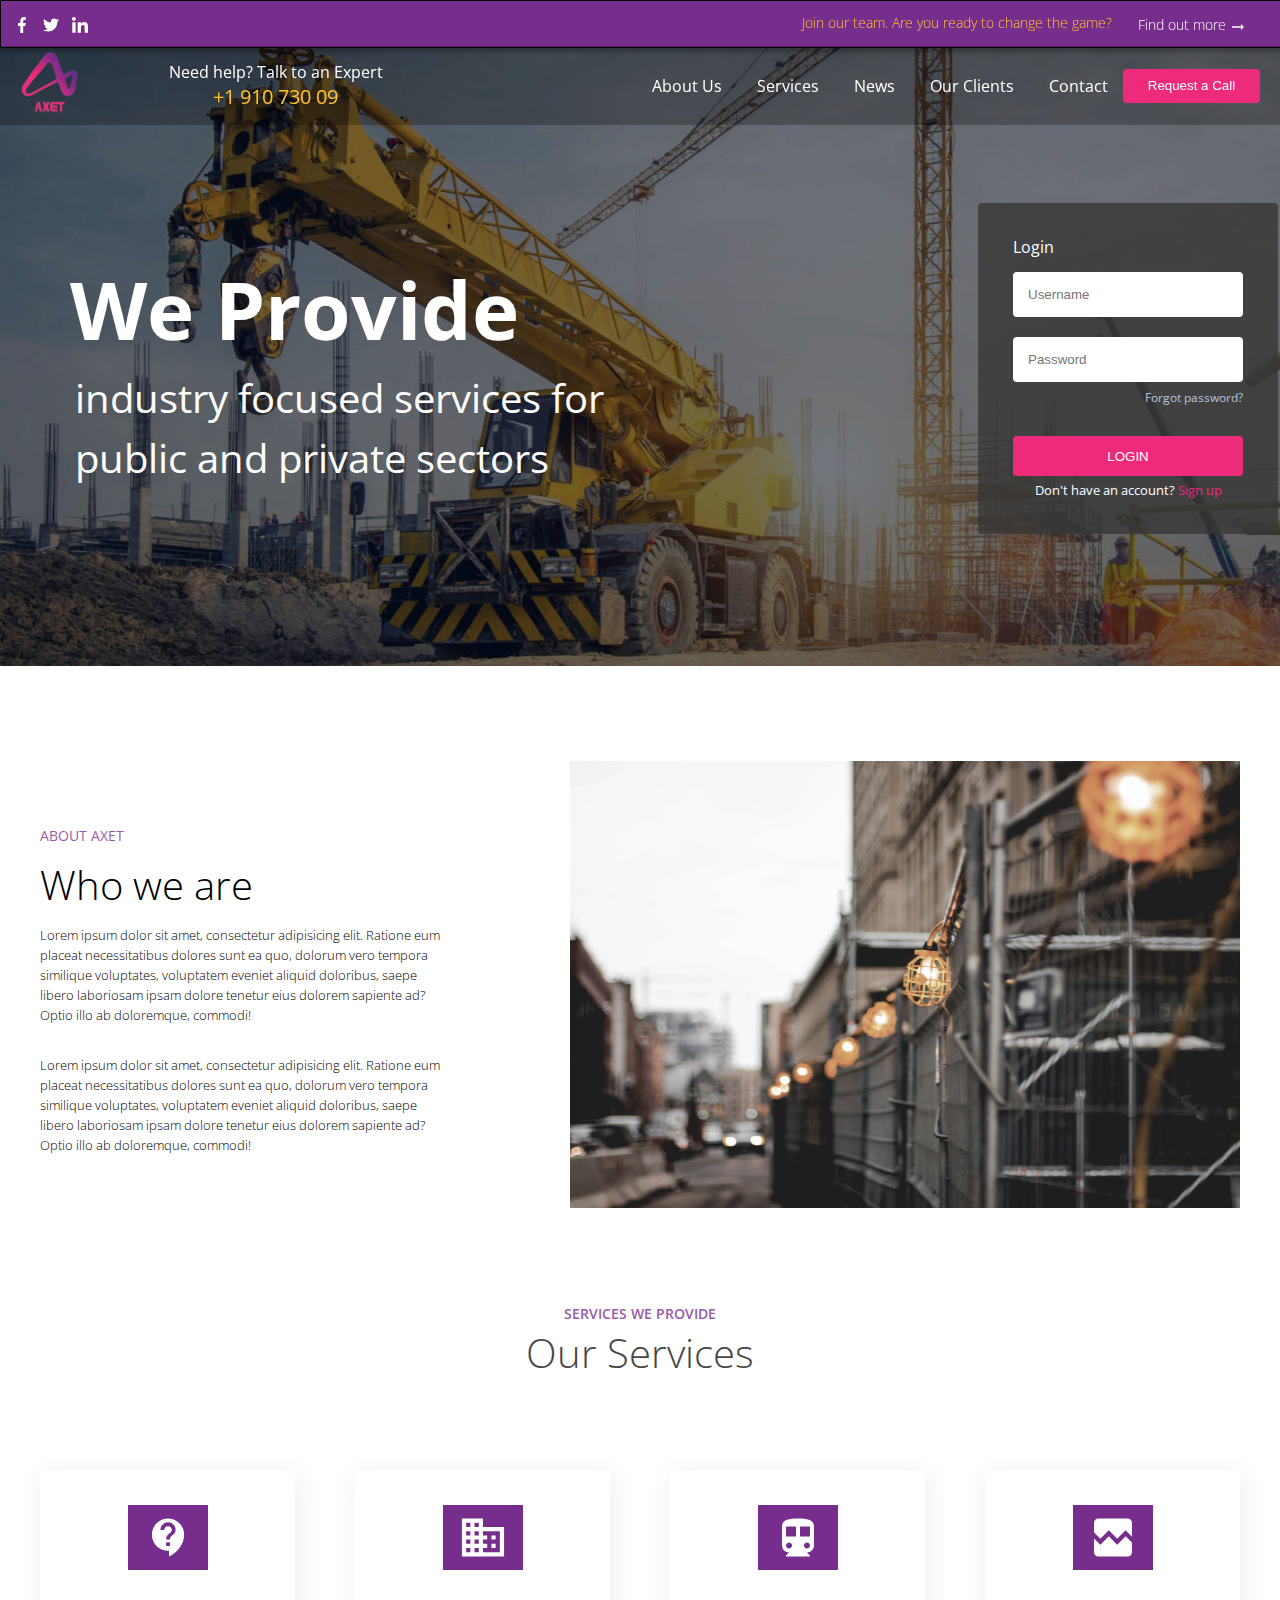
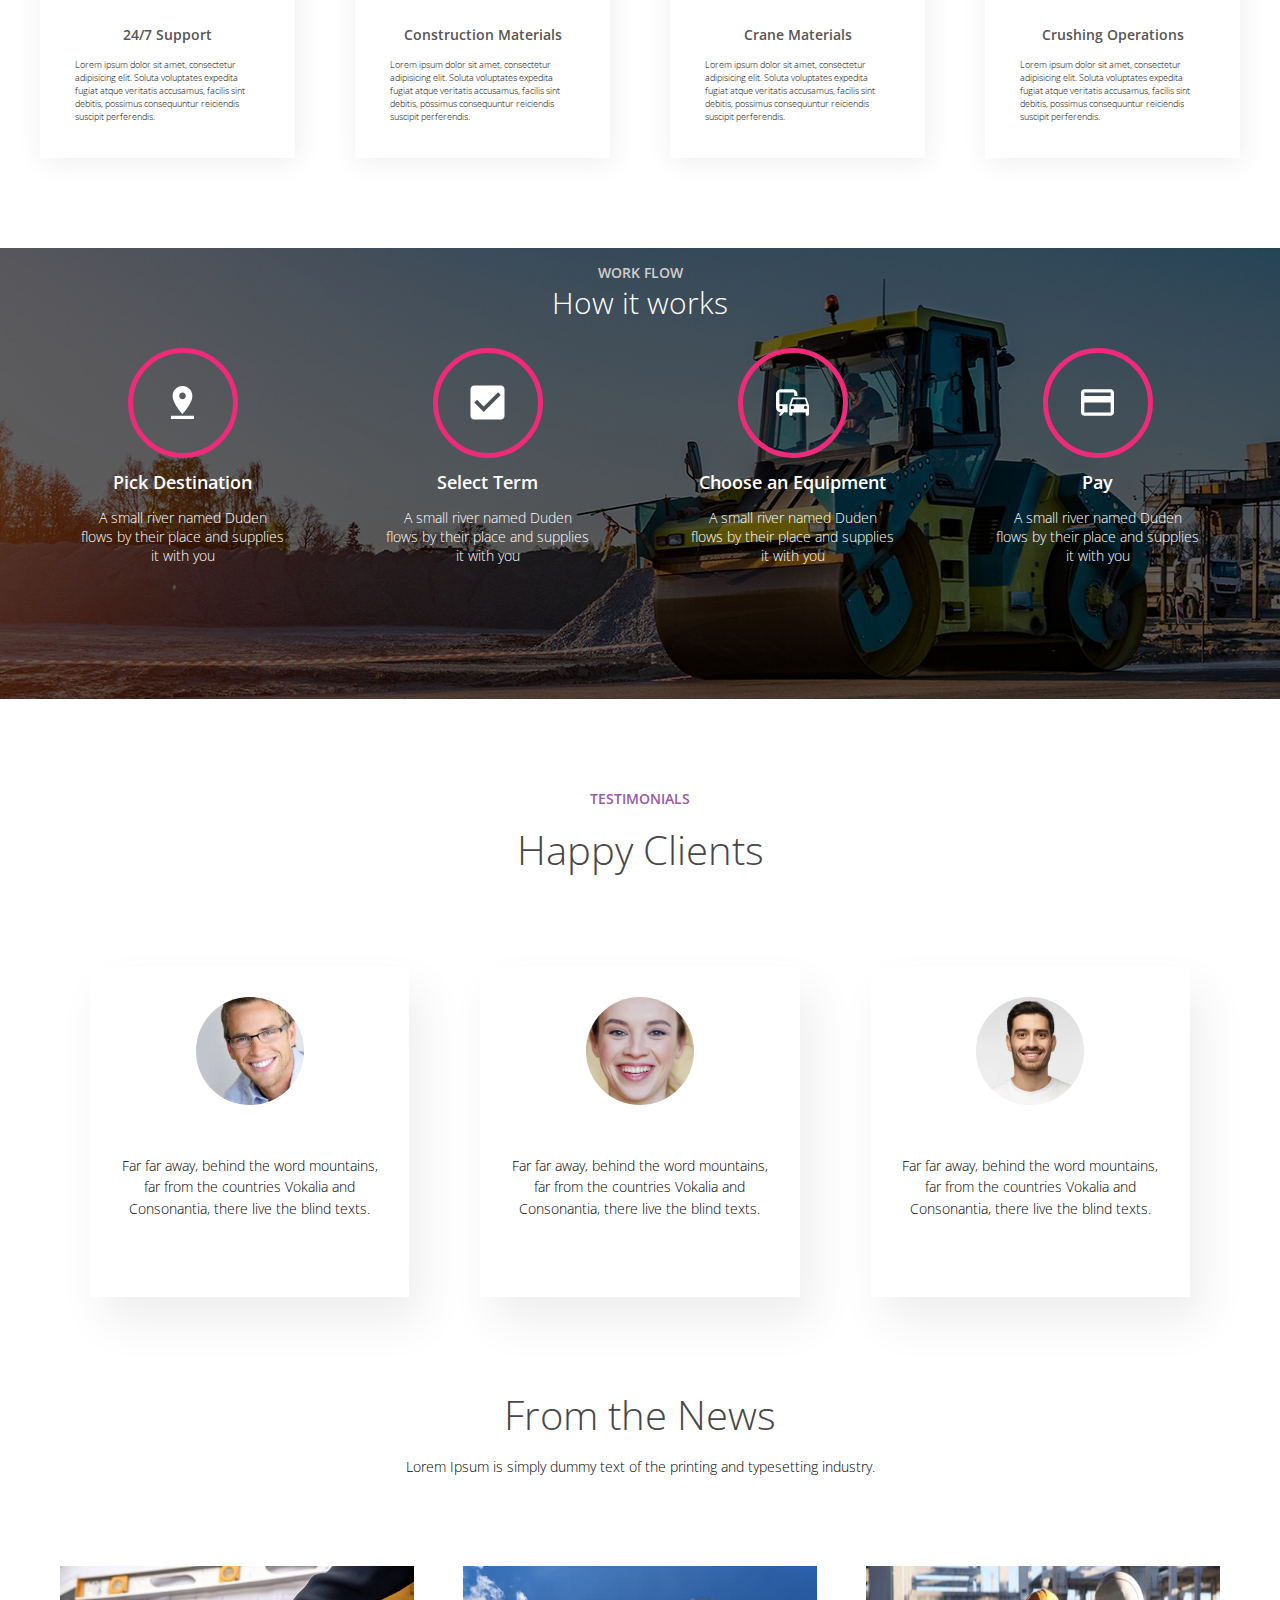
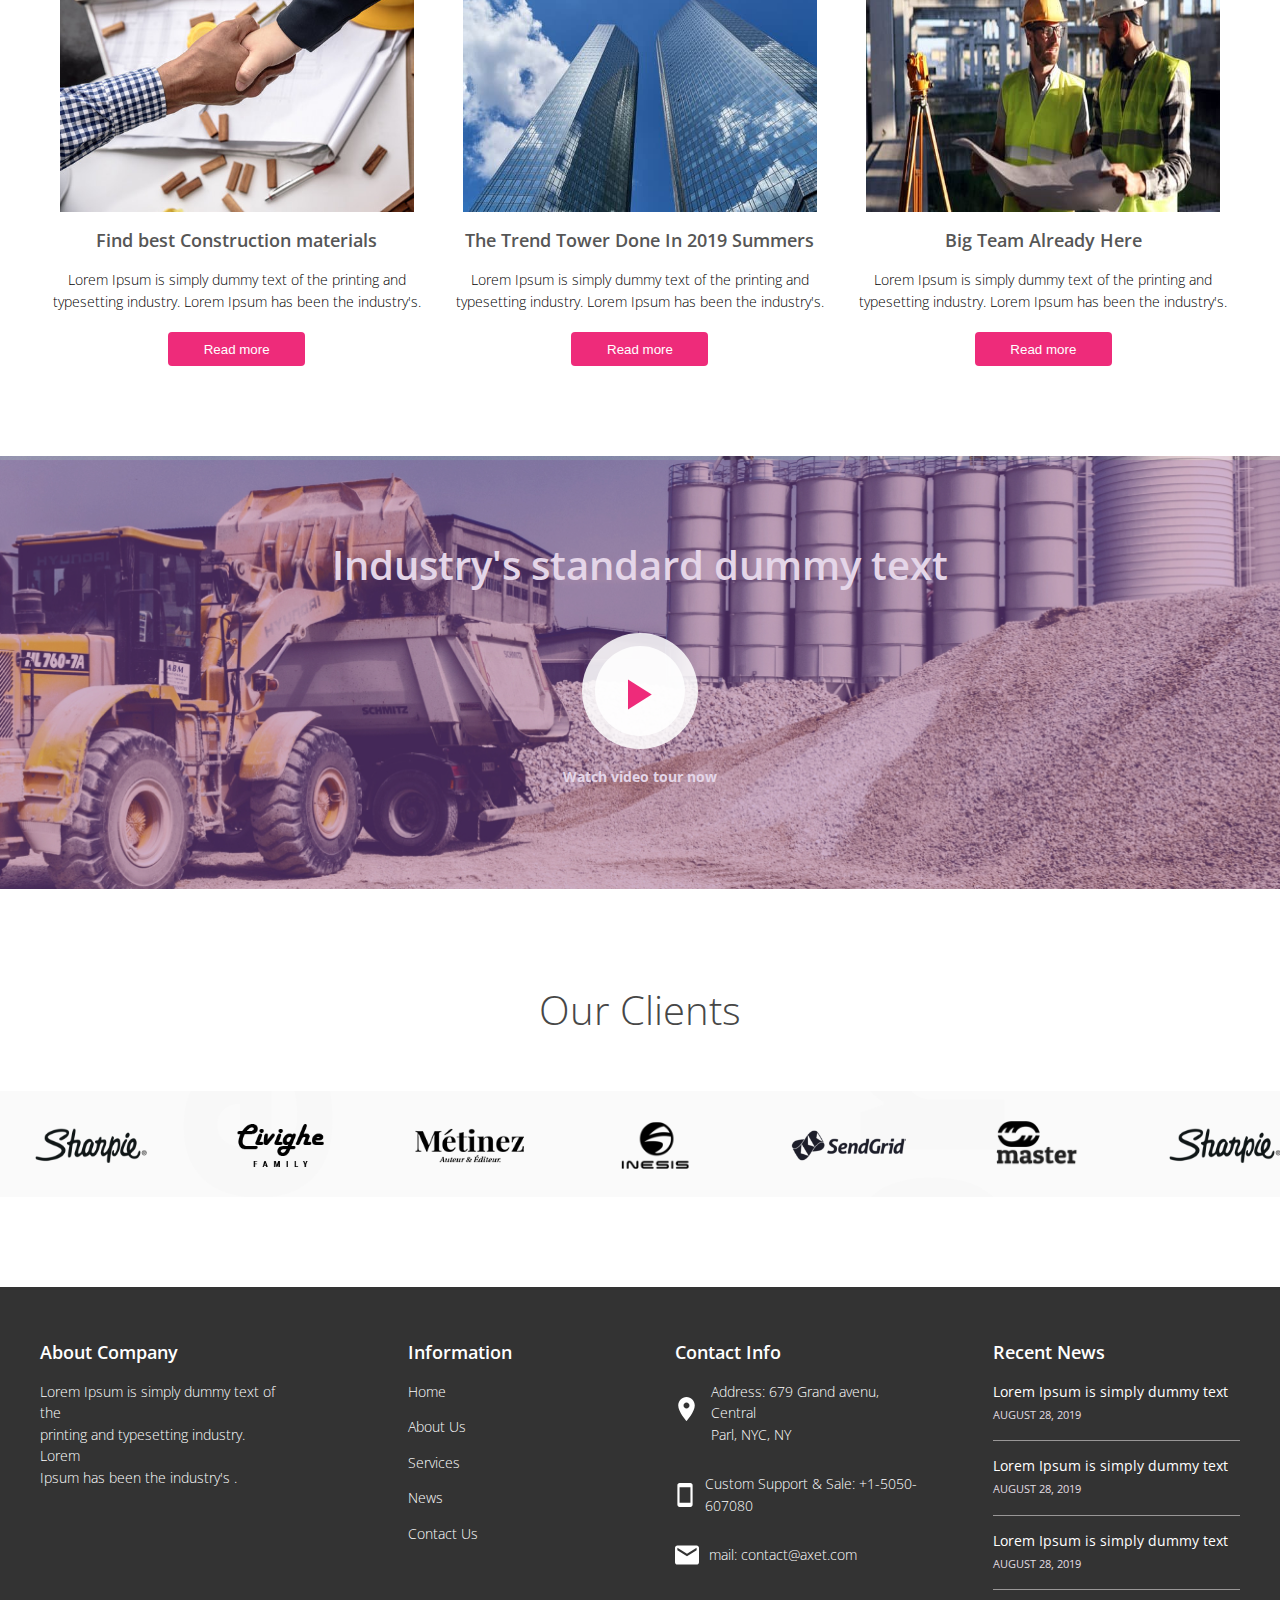
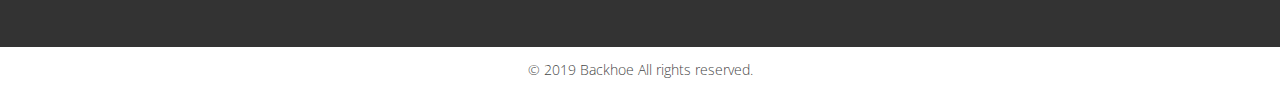
<file: Desktop/Design implementation/axet/index.html>
<!DOCTYPE html>
<html lang="en">
<head>
    <meta charset="UTF-8">
    <link rel="stylesheet" href="style.css">
    <link href="https://fonts.googleapis.com/css?family=Open+Sans:300,300i,400,400i,600,600i,700&display=swap" rel="stylesheet">
    <title>Axet-Project</title>
</head>
<body>
    <header>
        <div class="header-left">
            <div class="header-left-image">
                <a href=""><img src="assets/icons/facebook-icon.svg" alt="facebook-icon"></a>
            </div>
            <div class="header-left-image">
                <a href=""><img src="assets/icons/twitter-icon.svg" alt="twitter"></a>
            </div>
            <div class="header-left-image">
                <a href=""><img src="assets/icons/linkedin.svg" alt="linkedin"></a>
            </div>
        </div>
        
        <div class="header-right">
            <span class="header-right-text1">Join our team. Are you ready to change the game?</span>
            <div><span class="header-right-text2">Find out more</span><img src="assets/icons/arrow-right.svg" alt=""></div>
        </div>
    </header>
    
    <section>
       <div class="nav-bar">
           <div class="content-left">
           <div><img class="nav-left-logo" src="assets/icons/axet-logo.svg" alt="axet-logo"></div>
           </div>
           <div class="content-left-one">
            <div class="content-two">Need help? Talk to an Expert <br><span class="phoneno">+1 910 730 09</span></div>
           </div>
          
           <div class="content-middle">
            <a href="#">About us</a>
            <a href="#">Services</a>
            <a href="#">News</a>
            <a href="#">Our clients</a>
            <a href="#">Contact</a>
            </div>
           
           <button class="request">Request a Call</button>
       </div>
       
       <img class="mainbg" src="assets/images/construction.jpg" alt="construction">

       <div class="container">
           <h1 class="container-top-text">We Provide</h1>
           <p class="container-bottom-text">industry focused services for <br>public and private sectors</p>
       </div>
       
       <div class="content-form">
              <p>Login</p>
               <label for="username"></label>
               <input type="text" placeholder="Username" id="username" required>
               
               <label for="password"></label>
               <input type="password" id="password" placeholder="Password" required>
               <a href="" class="forgot">Forgot password?</a>
           <button id="login">LOGIN</button>
           <p class="signup">Don't have an account?<a href=""> Sign up</a></p>
       </div>
       
       <div class="text-group">
          <div class="text-group1">
           <p class="about">ABOUT AXET</p>
           <h1>Who we are</h1>
           <p class="lorem">Lorem ipsum dolor sit amet, consectetur adipisicing elit. Ratione eum placeat necessitatibus dolores sunt ea quo, dolorum vero tempora similique voluptates, voluptatem eveniet aliquid doloribus, saepe libero laboriosam ipsam dolore tenetur eius dolorem sapiente ad? Optio illo ab doloremque, commodi!</p>
           <p class="lorem2">Lorem ipsum dolor sit amet, consectetur adipisicing elit. Ratione eum placeat necessitatibus dolores sunt ea quo, dolorum vero tempora similique voluptates, voluptatem eveniet aliquid doloribus, saepe libero laboriosam ipsam dolore tenetur eius dolorem sapiente ad? Optio illo ab doloremque, commodi!</p>
           </div>
           <div><img class="about-image"src="assets/images/about-image.jpg" alt=""></div>
       </div>
       
    <div class="service-section">   
    <p class="services">SERVICES WE PROVIDE</p>
           <h1>Our Services</h1>
           </div>
           
    <div class="services-content">
        <div class="box"><img src="assets/icons/247.svg" alt=""> <p class="service-text1">24/7 Support</p> <p class="service-text2">Lorem ipsum dolor sit amet, consectetur adipisicing elit. Soluta voluptates expedita fugiat atque veritatis accusamus, facilis sint debitis, possimus consequuntur reiciendis suscipit perferendis.</p></div>
        <div class="box"><img src="assets/icons/construction.svg" alt=""> <p class="service-text1">Construction Materials</p> <p class="service-text2">Lorem ipsum dolor sit amet, consectetur adipisicing elit. Soluta voluptates expedita fugiat atque veritatis accusamus, facilis sint debitis, possimus consequuntur reiciendis suscipit perferendis.</p></div>
        <div class="box"><img src="assets/icons/crane-materials.svg" alt=""> <p class="service-text1">Crane Materials</p> <p class="service-text2">Lorem ipsum dolor sit amet, consectetur adipisicing elit. Soluta voluptates expedita fugiat atque veritatis accusamus, facilis sint debitis, possimus consequuntur reiciendis suscipit perferendis.</p></div>
        <div class="box"><img src="assets/icons/crushing-operations.svg" alt=""> <p class="service-text1">Crushing Operations</p> <p class="service-text2">Lorem ipsum dolor sit amet, consectetur adipisicing elit. Soluta voluptates expedita fugiat atque veritatis accusamus, facilis sint debitis, possimus consequuntur reiciendis suscipit perferendis.</p></div>
    </div>
    
    <div class="work-flow">
        <img  class="work-flow-img" src="assets/images/work-flow.jpg" alt="">
        <div class="work-flow-text">
        <p>WORK FLOW</p>
        <h1>How it works</h1>
        </div>
        
    <div class="workflow-circles">
        <div class="workflow-circle">
            <div class="pink-circle"><div class="image-icon"><img src="assets/icons/pick-destination.svg" alt="icon-here"></div></div>
            
            <h1>Pick Destination</h1>
            <p>A small river named Duden <br> flows by their place and supplies <br> it with you</p>
        </div>
        
        <div class="workflow-circle">
            <div class="pink-circle"><div class="image-icon"><img src="assets/icons/select-term.svg" alt="icon-here"></div></div>
            
            <h1>Select Term</h1>
            <p>A small river named Duden <br> flows by their place and supplies <br> it with you</p>
        </div>
        
        <div class="workflow-circle">
            <div class="pink-circle"><div class="image-icon"><img src="assets/icons/choose-equipment.svg" alt="icon-here"></div></div>
            
            <h1>Choose an Equipment</h1>
            <p>A small river named Duden <br> flows by their place and supplies <br> it with you</p>
        </div>
        
        <div class="workflow-circle">
            <div class="pink-circle"><div class="image-icon"><img src="assets/icons/pay.svg" alt="icon-here"></div></div>
            
            <h1>Pay</h1>
            <p>A small river named Duden <br> flows by their place and supplies <br> it with you</p>
        </div>
        
    </div>
    </div>
    <div class="testimonials-text">
        <p>TESTIMONIALS</p>
        <h1>Happy Clients</h1>
    </div>
    
    <div class="happy-clients">
        <div class="clients">
        <img src="assets/images/client-1.jpg" alt="client 1">
        <p>Far far away, behind the word mountains, far from the countries Vokalia and Consonantia, there live the blind texts.</p>
         </div>
         
        <div class="clients">
        <img src="assets/images/client-2.jpg" alt="client 2">
        <p>Far far away, behind the word mountains, far from the countries Vokalia and Consonantia, there live the blind texts.</p>
         </div>

        <div class="clients">
        <img src="assets/images/client-3.jpg" alt="client 3">
        <p>Far far away, behind the word mountains, far from the countries Vokalia and Consonantia, there live the blind texts.</p>
         </div>
    </div>
    
    <div class="news">
        <h1>From the News</h1>
        <p>Lorem Ipsum is simply dummy text of the printing and typesetting industry.</p>
    </div>
    
    <div class="news-images">
       <div class="news-content">
           <div class="news-image"><img  src="assets/images/best-materials.jpg" alt=""></div>
        <h2>Find best Construction materials</h2>
        <p>Lorem Ipsum is simply dummy text of the printing and typesetting industry. Lorem Ipsum has been the industry's.</p>
        <button>Read more</button>
    </div>
    
    <div class="news-content">
        <div class="news-image"><img src="assets/images/trend-tower.jpg" alt=""></div>
        <h2>The Trend Tower Done In 2019 Summers</h2>
        <p>Lorem Ipsum is simply dummy text of the printing and typesetting industry. Lorem Ipsum has been the industry's.</p>
        <button>Read more</button>
    </div>
    
    <div class="news-content">
        <div class="news-image"><img src="assets/images/team-work.jpg" alt=""></div>
        <h2>Big Team Already Here</h2>
        <p>Lorem Ipsum is simply dummy text of the printing and typesetting industry. Lorem Ipsum has been the industry's.</p>
        <button>Read more</button>
    </div>
    
    </div>
    
    <div class="truck-image">
    <div class="truck-overlay"></div>
    <img src="assets/images/truck.jpg" alt="">
    <div class="industry-standard">
        <h1>Industry's standard dummy text</h1>
    </div>
    <div class="play-button">
        <a href="https://www.youtube.com/watch?v=7BhqOaYoCL4">
        <div class="circle2"></div>
        <div class="circle"></div>
        <div class="play"><img src="assets/icons/play.svg" alt=""></div>
        </a>
    </div>
    <h4 class="play-text-below">Watch video tour now</h4>
    </div>
    
    <h1 class="our-clients">Our Clients</h1>
    <div class="clients-image"><img src="assets/images/image%202.png" alt="clients-image"></div>
    </section>
    
    <footer>
    <div class="footer-contents">
        <div class="footer-content1">
            <h1>About Company</h1>
            <p>Lorem Ipsum is simply dummy text of the <br> printing and typesetting industry. Lorem <br> Ipsum has been the industry's .</p>
        </div>
        <div class="footer-content2">
            <h1>Information</h1>
            <p><a href="">Home</a></p>
            <p><a href="">About Us</a></p>
            <p><a href="">Services</a></p>
            <p><a href="">News</a></p>
            <p><a href="">Contact Us</a></p>
        </div>
        <div class="footer-content1">
            <h1>Contact Info</h1>
            <div class="address">
            <div><img src="assets/icons/location.svg" alt=""></div>
            <p>Address: 679 Grand avenu, Central <br> Parl, NYC, NY</p>
            </div>
            
            <div class="phone">
            <div><img src="assets/icons/phone.svg" alt=""></div>
            <p>Custom Support & Sale: +1-5050-607080</p>
            </div>
            
            <div class="email">
            <div><img src="assets/icons/message.svg" alt=""></div>
            <p>mail: contact@axet.com</p>
            </div> 
             
        </div>
        <div class="footer-content3">
            <h1>Recent News</h1>
            <div class="footer-content3-text">
            <p class="recent-text">Lorem Ipsum is simply dummy text <span id="date">AUGUST 28, 2019</span></p>
            </div>
            <div class="border-bottom"></div>
            
            <div class="footer-content3-text">
            <p class="recent-text">Lorem Ipsum is simply dummy text <span id="date">AUGUST 28, 2019</span></p>
            </div>
            <div class="border-bottom"></div>

            <div class="footer-content3-text">
            <p class="recent-text">Lorem Ipsum is simply dummy text <span id="date">AUGUST 28, 2019</span></p>
            </div>
            <div class="border-bottom"></div>
            
        </div>
    </div>
    <div class="below-footer">
        <p>© 2019 Backhoe All rights reserved.</p>
    </div>
    </footer>
</body>
</html>
</file>
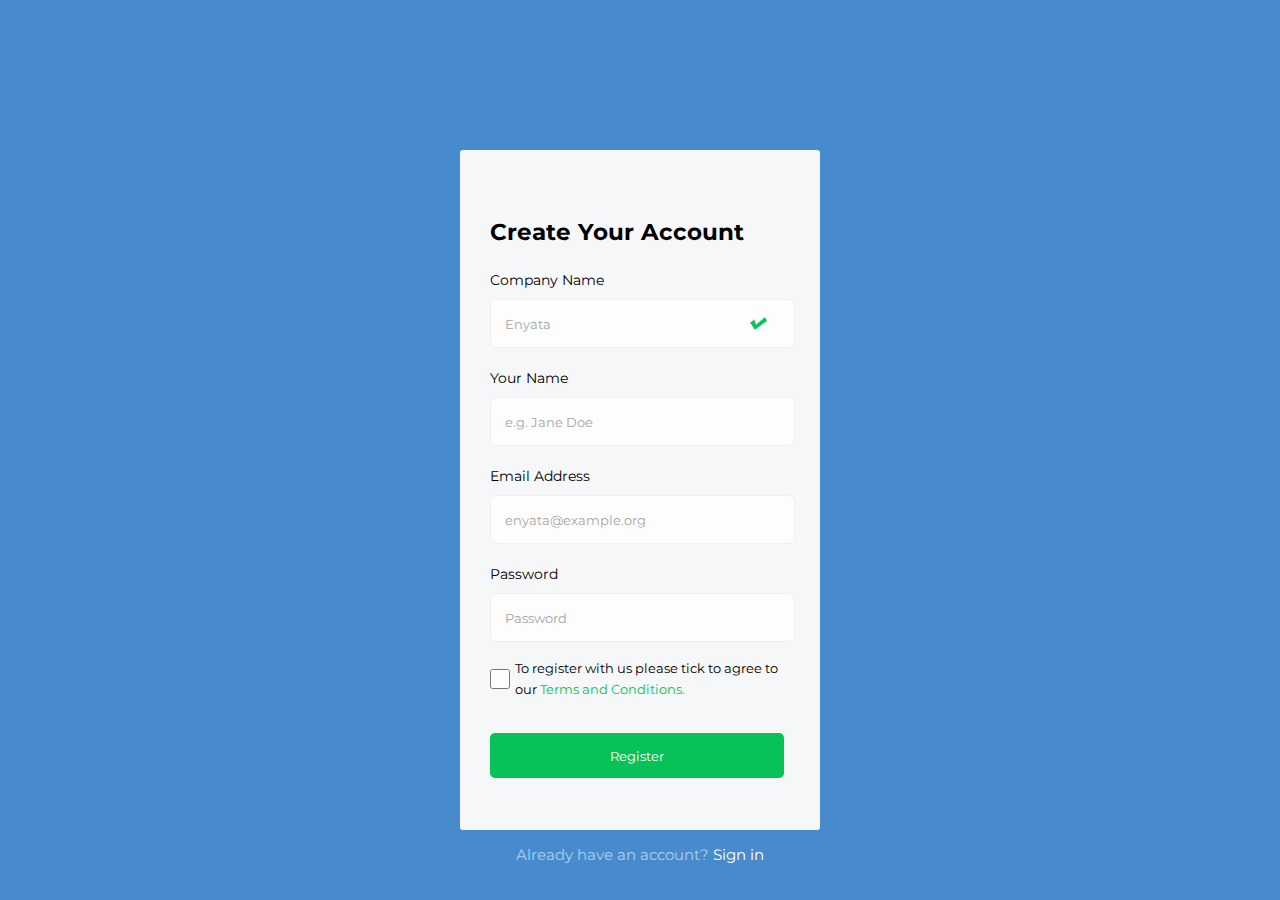
<file: Desktop/assignment/3rd/assignment3.html>
<!DOCTYPE html>
<html lang="en">
<head>
    <meta charset="UTF-8">
<!--    Cynthia's Assignment-->
    <title>Ashaolu Dayo</title>
    <link rel="stylesheet" href="../3rd/styless.css">
    
    <link href="https://fonts.googleapis.com/css?family=Montserrat&display=swap" rel="stylesheet">
</head>
<body>
   
    
    <div class="form-container">
        <form action="ashadayosamuel@gmail.com"  method="post">
            <img src="../3rd/tick.png" alt="check">
            <h2>Create Your Account</h2>
            
            <label for="Company">Company Name</label><br>
            <input type="text" id="company" placeholder="Enyata" required>
            <br>
            <label for="name">Your Name</label>
            <br>
            <input type="text" id="name" placeholder="e.g. Jane Doe" required>
            <br>
            <label for="email">Email Address</label>
            <br>
            <input type="email" id="email" placeholder="enyata@example.org" required>
            <br>
            <label for="password">Password</label>
            <br>
            <input type="password" id="password" placeholder="Password" required>
            <br>
            <label for="check" class="reg">To register with us please tick to agree to <br>our <a href="">Terms and Conditions.</a></label>
            <br>
            <input type="checkbox" id="check" placeholder="">
            
            <button>Register</button>
            
            
            
            
        </form>   
    </div>     
        
        <p><a href="#" class="sign">Already have an account?</a> <a href="#" class="sign2">Sign in</a></p>
   
    
</body>
</html>
</file>
<file: Desktop/Design implementation/axet/style.css>
body {
    font-family: 'Open Sans', sans-serif;
    margin: 0;
    padding: 0;
}

header {
    height: 46px;
    width: 100vw;
    background: #772D8B;
    border: 1px solid #000000;
    box-shadow: 0px 4px 4px rgba(0, 0, 0, 0.25);
    display: flex;
    justify-content: space-between;
    align-items: center;
    padding-left: 13px;
    padding-right: 13px;
    position: fixed;
    z-index: 1;
}

.header-left {
    display: inline-flex;
}

.header-left-image {
    width: 16px;
    height: 16px;
    margin-right: 13px;
}

.header-left-image:hover {
    opacity: .8;
}

.header-left-image img {
    width: 100%;
    height: 100%;
}

.header-right {
    display: inline-flex;
    
}

.header-right div {
    margin-right: 50px;
}

.header-right-text1 {
    font-style: normal;
    font-weight: 300;
    font-size: 14px;
    color: #FFC42D;
    line-height: 19px;
    margin-right: 26px;
}

.header-right-text2 {
    font-style: normal;
    font-weight: 300;
    font-size: 14px;
    color: #fff;
    line-height: 19px;
    margin-right: 6px;
}

.main-background {
    background-image: url(assets/images/construction.jpg);
    height: 666px;
    width: 100vw;
    background-repeat: no-repeat;
    background-size: 100% 100%;
}

.nav-bar {
    width: 100%;
    height: 79px;
    position: fixed;
    top: 46px;
    background-color: rgba(0, 0, 0, 0.26);
    margin: 0;
    padding: 20px;
    display: flex;
    align-items: center;
    justify-content: space-between;
    box-sizing: border-box;
    z-index: 1;
}

.content-middle  {
    display: inline-flex;
    margin-right: -20px;
}

.content-middle a {
    text-decoration: none;
    color: white;
    text-transform: capitalize;
}

.content-middle a:hover {
    color: #ccc;
    transition: .5s;
}

.nav-left-logo {
    margin-right: 25px;
    margin-left: -15px;
}

.request {
    background-color: #EE2B7A;
    width: 137px;
    height: 34px;
    border-radius: 4px;
    border: none;
    outline: none;
    color: white;
}

.request:hover {
    background: transparent;
    border: 1px solid #cd1761;
    transition: .5s;
    cursor: pointer;
}

.request:active {
    background-color: mediumpurple;
    transition: .3s;
}

.mainbg {
    background-image: url(assets/images/construction.jpg);
    width: 100%;
    height: 666px;
    background-size: 100% 100%;
    background-repeat: no-repeat;
}

.phoneno {
    font-size: 20px;
}

.content-two {
    text-align: center;
    color: white;
    font-size: 
    line-height: 24px;
}

.content-two span {
    color: #FFC42D;
}

.content-middle {
    margin-left: 200px;
}

.content-middle a {
    margin-left: 35px;
}

.container {
    position: absolute;
    top: 200px;
    left: 70px;
    font-size: 40px;
    line-height: auto;
}

.container-top-text {
    margin-bottom: 0;
    color: white;
    padding: 0;
}

.container-bottom-text {
    margin: 5px;
    color: white;
    line-height: 60px;
}

.content-form {
    position: absolute;
    top: 203px;
    left: 978px;
    width: 300px;
    height: auto;
    background-color: rgba(55,55,55, 0.79);
    padding: 35px;
    box-sizing: border-box;
    border-radius: 4px;
}

input {
    width: 100%;
    padding: 15px;
    box-sizing: border-box;
    margin-bottom: 20px;
    border: none;
    outline: none;
    border-radius: 4px;
}

.content-form p {
    color: #fff;
    line-height: 18px;
    margin-top: 0;
}

#password {
    margin-bottom: 0;
}

.forgot {
    float: right;
    margin-top: 7px;
    font-size: 12px;
    color: #b6c4da;
    text-decoration: none;
}

#login {
    background-color: #EE2B7A;
    width: 100%;
    margin-top: 30px;
    margin-bottom: 5px;
    justify-content: center;
    height: 40px;
    border-radius: 4px;
    cursor: pointer;
    color: #fff;
    border: none;
    outline: none;
}

#login:hover {
    background: transparent;
    border: 1px solid #cd1761;
    transition: .5s;
}

#login:active {
    background-color: mediumpurple;
    box-shadow: none;
    transition: .2s;
}

.signup {
    font-size: 13px;
    text-align: center;
    margin-bottom: 0;
}

.signup a {
    color: #EE2B7A;
    text-decoration: none;
}

.signup a:hover {
    color: #cd1761;
    transition: .5s;
}

.text-group {
    display: grid;
    max-width: 1200px;
    margin: 90px auto;
    grid-template-columns: repeat(2, 1fr);
    grid-auto-rows: minmax(200px, auto);
}

.text-group1 {
    width: 400px;
    margin-top: 50px;
}

.about {
    font-size: 14px;
    line-height: 154.7%;
    color: #995AAA;
    margin-bottom: 0;
}

.text-group h1 {
    margin-top: 10px;
    margin-bottom: 10px;
    font-style: normal;
    font-weight: 300;
    font-size: 40px;
}

.lorem {
    font-style: normal;
    font-weight: 300;
    font-size: 13px;
    line-height: 154.7%;
    height: 100px;
    color: #000000;
    margin-bottom: 30px;
}

.lorem2 {
    font-style: normal;
    font-weight: 300;
    font-size: 13px;
    line-height: 154.7%;
    height: 100px;
    color: #000000;
}
.about-image {
    width: 670px;
    height: 447px;
}

.service-section {
    text-align: center;
    margin-bottom: 90px;
}

.services {
    font-style: normal;
    font-weight: 600;
    font-size: 14px;
    line-height: 154.7%;
    text-transform: uppercase;
    color: #995AAA;
    margin-bottom: 0;
}

.service-section h1 {
    font-style: normal;
    font-weight: 300;
    font-size: 40px;
    color: #474747;
    margin-top: 0;
}

.services-content {
    display: grid;
    grid-template-columns: repeat(4, 1fr);
    max-width: 1200px;
    margin: 0 auto;
    grid-auto-rows: minmax(200px, auto);
    grid-gap: 60px;
    margin-bottom: 90px;
}

.box {
    position: relative;
    background-color: #fff;
    padding: 35px;
    box-shadow: 2px 4px 26px rgba(0, 0, 0, 0.07);
}

.box img {
    position: absolute;
    left: 50%;
    margin-left: -40px;
    background: #772D8B;
    width: 80px;
    height: 65px;
    padding: 13px 13px;
    box-sizing: border-box;
}

.service-text1 {
    font-style: normal;
    font-weight: 600;
    font-size: 14px;
    color: #565656;
    text-align: center;
    margin-top: 120px;
}

.service-text2 {
    font-style: normal;
    font-weight: 300;
    font-size: 9px;
    color: #000000;
    text-align: left;
    margin-bottom: 0;
}

.work-flow {
    height: 451px;
    margin-bottom: 0;
}

.work-flow-img {
    width: 100%;
    height: 451px;
    background-repeat: no-repeat;
    margin-bottom: 0;
}

.work-flow-text {
    text-align: center;
    line-height: 10px;
    margin-top: -450px;
}

.work-flow-text p {
    font-style: normal;
    font-weight: 600;
    font-size: 14px;
    color: #D2CECE;
}

.work-flow-text h1 {
    font-style: normal;
    font-weight: 300;
    font-size: 30px;
    margin-top: 20px;
    color: #FFFFFF;
    margin-bottom: 20px;
}

.workflow-circles {
    display: grid;
    max-width: 1200px;
    margin: 0 auto;
    grid-template-columns: repeat(4, 1fr);
    grid-gap: 20px;
}

.workflow-circle {
    padding: 20px;
}

.pink-circle {
    width: 100px;
    height: 100px;
    border-radius: 100px;
    border: 5px solid #EE2B7A;
    display: flex;
    justify-content: center;
    align-items: center;
    margin: auto;
}

.image-icon {
    width: 35px;
    height: 35px;
}

.pink-circle img {
    width: 100%;
    height: 100%;
}

.workflow-circle h1 {
    color: #fff;
    text-align: center;
    font-style: normal;
    font-weight: 600;
    font-size: 18px;
}

.workflow-circle p {
    color: #fff;
    text-align: center;
    font-style: normal;
    font-weight: 300;
    font-size: 14px;
}

.testimonials-text {
    text-align: center;
    margin-top: 90px;
}

.testimonials-text p {
    font-style: normal;
    font-weight: 600;
    font-size: 14px;
    color: #995AAA;
}

.testimonials-text h1 {
    font-style: normal;
    font-weight: 300;
    font-size: 40px;
    margin-top: 0;
    color: #474747;
    margin-bottom: 90px;
}

.happy-clients {
    display: grid;
    grid-template-columns: repeat(3, 1fr);
    max-width: 1100px;
    margin: 0 auto;
    grid-gap: 71px;
    grid-auto-rows: 330px;
    margin-bottom: 90px;
}

.clients {
    padding: 30px;
    box-shadow: 13px 24px 44px rgba(0, 0, 0, 0.07);
}

.clients img {
    display: flex;
    justify-content: center;
    align-items: center;
    margin: 0 auto;
    width: 108px;
    height: 108px;
    border-radius: 100px;
}

.clients p {
    margin-top: 50px;
    font-style: normal;
    font-weight: 300;
    font-size: 14px;
    line-height: 154.7%;
    text-align: center;
    color: #000000;
}

.news {
    text-align: center;
}

.news h1 {
    font-style: normal;
    font-weight: 300;
    font-size: 40px;
    color: #474747;
    margin-bottom: 0;
}

.news p {
    font-style: normal;
    font-weight: 300;
    font-size: 14px;
    color: #000000;
    margin-top: 15px;
    margin-bottom: 90px;
}

.news-images {
    display: grid;
    max-width: 1200px;
    grid-template-columns: repeat(3, 1fr);
    margin: 0 auto;
    grid-column-gap: 10px;
}

.news-image img {
    width: 100%;
    height: 100%;
}

.news-image {
    width: 354px;
    height: 246px;
    margin: 0 auto;
}

.news-content h2 {
    font-style: normal;
    font-weight: 600;
    font-size: 18px;
    line-height: 154.7%;
    color: #565656;
    text-align: center;
}

.news-content p {
    font-style: normal;
    font-weight: 300;
    font-size: 14px;
    line-height: 154.7%;
    text-align: center;
    color: #000000;
    margin-bottom: 20px;
}

.news-content button {
    display: flex;
    justify-content: center;
    align-items: center;
    margin: 0 auto;
    width: 137px;
    height: 34px;
    background-color: #EE2B7A;
    border-radius: 4px;
    color: #fff;
    outline: none;
    border: none;
    margin-bottom: 90px;
}

.news-content button:hover {
    background-color: transparent;
    color: #EE2B7A;
    border: 1px solid #cd1761;
    cursor: pointer;
    transition: .5s;
}

.truck-image {
    position: relative;
    height: 433px;
    z-index: 0;
    background-size: 100% 100%;
}

.truck-overlay {
    position: absolute;
    width: 100%;
    top: 0;
    left: 0;
    height: 433px;
    background: rgba(119, 45, 139, 0.2);
}

.truck-image img {
    width: 100%;
    height: 433px;
}

.industry-standard h1 {
    margin-top: -360px;
    text-align: center;
    font-style: normal;
    font-weight: 600;
    font-size: 40px;
    line-height: 154.7%;
    color: #FFFFFF;
    margin-bottom: 0;
}

.play img {
    width: 100%;
    height: 100%;
}

.play {
    position: absolute;
    left: 50%;
    margin-left: -12px;
    top: 50%;
    margin-top: -12px;
    width: 24px;
    height: 31px;
}

.play-button {
    position: relative;
    margin-top: 95px;
}

.play-button:hover {
    opacity: .8;
    transition: .5s;
    box-shadow: 15px 12px 12px rgba(0, 0, 0, 0.07);
}

.circle {
    position: absolute;
    left: 50%;
    margin-left: -45px;
    top: 50%;
    margin-top: -45px;
    width: 90px;
    height: 90px;
    background: rgba(255, 255, 255, 0.86);
    border-radius: 50px;
}

.circle2 {
    position: absolute;
    left: 50%;
    margin-left: -58px;
    top: 50%;
    margin-top: -58px;
    width: 116px;
    height: 116px;
    background: rgba(255, 255, 255, 0.86);
    border-radius: 100px;
}

.play-text-below {
    font-style: normal;
    font-weight: bold;
    font-size: 14px;
    line-height: 154.7%;
    color: #FFFFFF;
    text-align: center;
    margin-top: 170px;
}

.our-clients {
    font-style: normal;
    font-weight: 300;
    font-size: 40px;
    line-height: 154.7%;
    color: #474747;
    text-align: center;
    margin-top: 90px;
    margin-bottom: 50px;
}

.clients-image {
    width: 1310px;
    height: 106px;
    margin: 0 auto;
    margin-bottom: 90px;
}

.clients-image img {
    width: 100%;
    height: 100%;
}

.footer-contents {
    display: grid;
    grid-template-columns: repeat(4, 1fr);
    padding: 40px;
    box-sizing: border-box;
    grid-gap: 70px;
    grid-auto-rows: minmax(280px, auto);
    background: #333333;
    max-width: 100%;
}

.footer-content1 h1 {
    font-style: normal;
    font-weight: 600;
    font-size: 18px;
    line-height: 154.7%;
    color: #FFFFFF;
    margin-bottom: 0px;
}

.footer-content1 p {
    font-style: normal;
    font-weight: 300;
    font-size: 14px;
    line-height: 154.7%;
    color: #FFFFFF;
}

.footer-content2 {
    padding-left: 50px;
}

.footer-content2 h1 {
    font-style: normal;
    font-weight: 600;
    font-size: 18px;
    line-height: 154.7%;
    color: #FFFFFF;
    margin-bottom: 0;
}

.footer-content2 p {
    font-style: normal;
    font-weight: 300;
    font-size: 14px;
    line-height: 154.7%;
    color: #FFFFFF;
}

.footer-content2 p a {
    text-decoration: none;
    color: #fff;
}

.footer-content2 p a:hover {
    color: #ccc;
    transition: .5s;
}

.address {
    display: flex;
    align-items: center;
}

.address div {
    width: 24px;
    height: 24px; 
    margin-right: 13px;
    margin-bottom: 7px;
}
.address img {
    width: 100%;
    height: 100%;
}

.phone {
    display: flex;
    align-items: center;
}

.phone div {
    width: 24px;
    height: 24px;
    margin-right: 10px;
}
.phone img {
    width: 100%;
    height: 100%;
}

.email {
    display: flex;
    align-items: center;
}

.email div {
    width: 24px;
    height: 24px;
    margin-right: 10px;
}

.email img {
    width: 100%;
    height: 100%;
}

.footer-content3 h1 {
    font-style: normal;
    font-weight: 600;
    font-size: 18px;
    line-height: 154.7%;
    color: #FFFFFF;
}

.recent-text {
    font-style: normal;
    font-weight: normal;
    font-size: 14px;
    line-height: 159.7%;
    color: #FFFFFF;
    margin-bottom: 0;
}

#date {
    font-style: normal;
    font-weight: normal;
    font-size: 11px;
    line-height: 154.7%;
    color: #E3DEE4;
}

.border-bottom {
    margin-top: 15px;
    border-bottom: 1px solid #999797;
}

.below-footer {
    background-color: #fff;
    height: 45px;
    display: flex;
    align-items: center;
    justify-content: center;
}

.below-footer p {
    font-style: normal;
    font-weight: 300;
    font-size: 14px;
    line-height: 154.7%;
    color: #474747;
}
</file>
<file: Desktop/assignment/3rd/styless.css>
* {
    font-family: 'Montserrat', sans-serif;
}
body {
    background-color: #478bcc;
    font-size: 15px;
}

img {
    width: 17px;
    position: relative;
    top: 135px;
    left: 260px;
    z-index: 1;
}

.form-container {
    background-color: #f6f7f8;
    height: 620px;
    width: 300px;
    margin: 150px auto 10px auto;
    padding: 30px;
    border-radius: 3px;
}

h2 {
    padding-bottom: 5px;
    font-size: 23px;
}

input {
    margin-bottom: 20px;
    height: 45px;
    width: 294px;
    margin-top: 10px;
    border: 0.5px solid #edf0f2;
    color: #46515c;
    border-radius: 7px;
}

label {
    font-size: 14px;
}

#password, #name, #company, #email,::placeholder {
    opacity: .8;
    padding-left: 7px;
    font-size: 13px;
}


button {
    height: 45px;
    width: 294px;
    background-color: #06c258;
    color: #fff;
    border: none;
    border-radius: 5px;
    position: relative;
    bottom: 20px;
}

button:hover {
    cursor: pointer;
    background-color: #0edd62;
}

a {
    text-decoration: none;
    color: #06c258;
}

#check {
    position: relative;
    bottom: 44px;
    height: 20px;
    width: 20px;
    right: 4px;
    border: 0.3px solid edf0f2;
}

.reg {
    line-height: 1.5;
    position: relative;
    left: 25px;
    bottom: 4px;
    width: 260px;
    height: 40px;
    font-size: 13px;
}

p {
    text-align: center;
}

.sign {
    color: #aacff2;
}

.sign2 {
    color: #fff;
}
</file>
